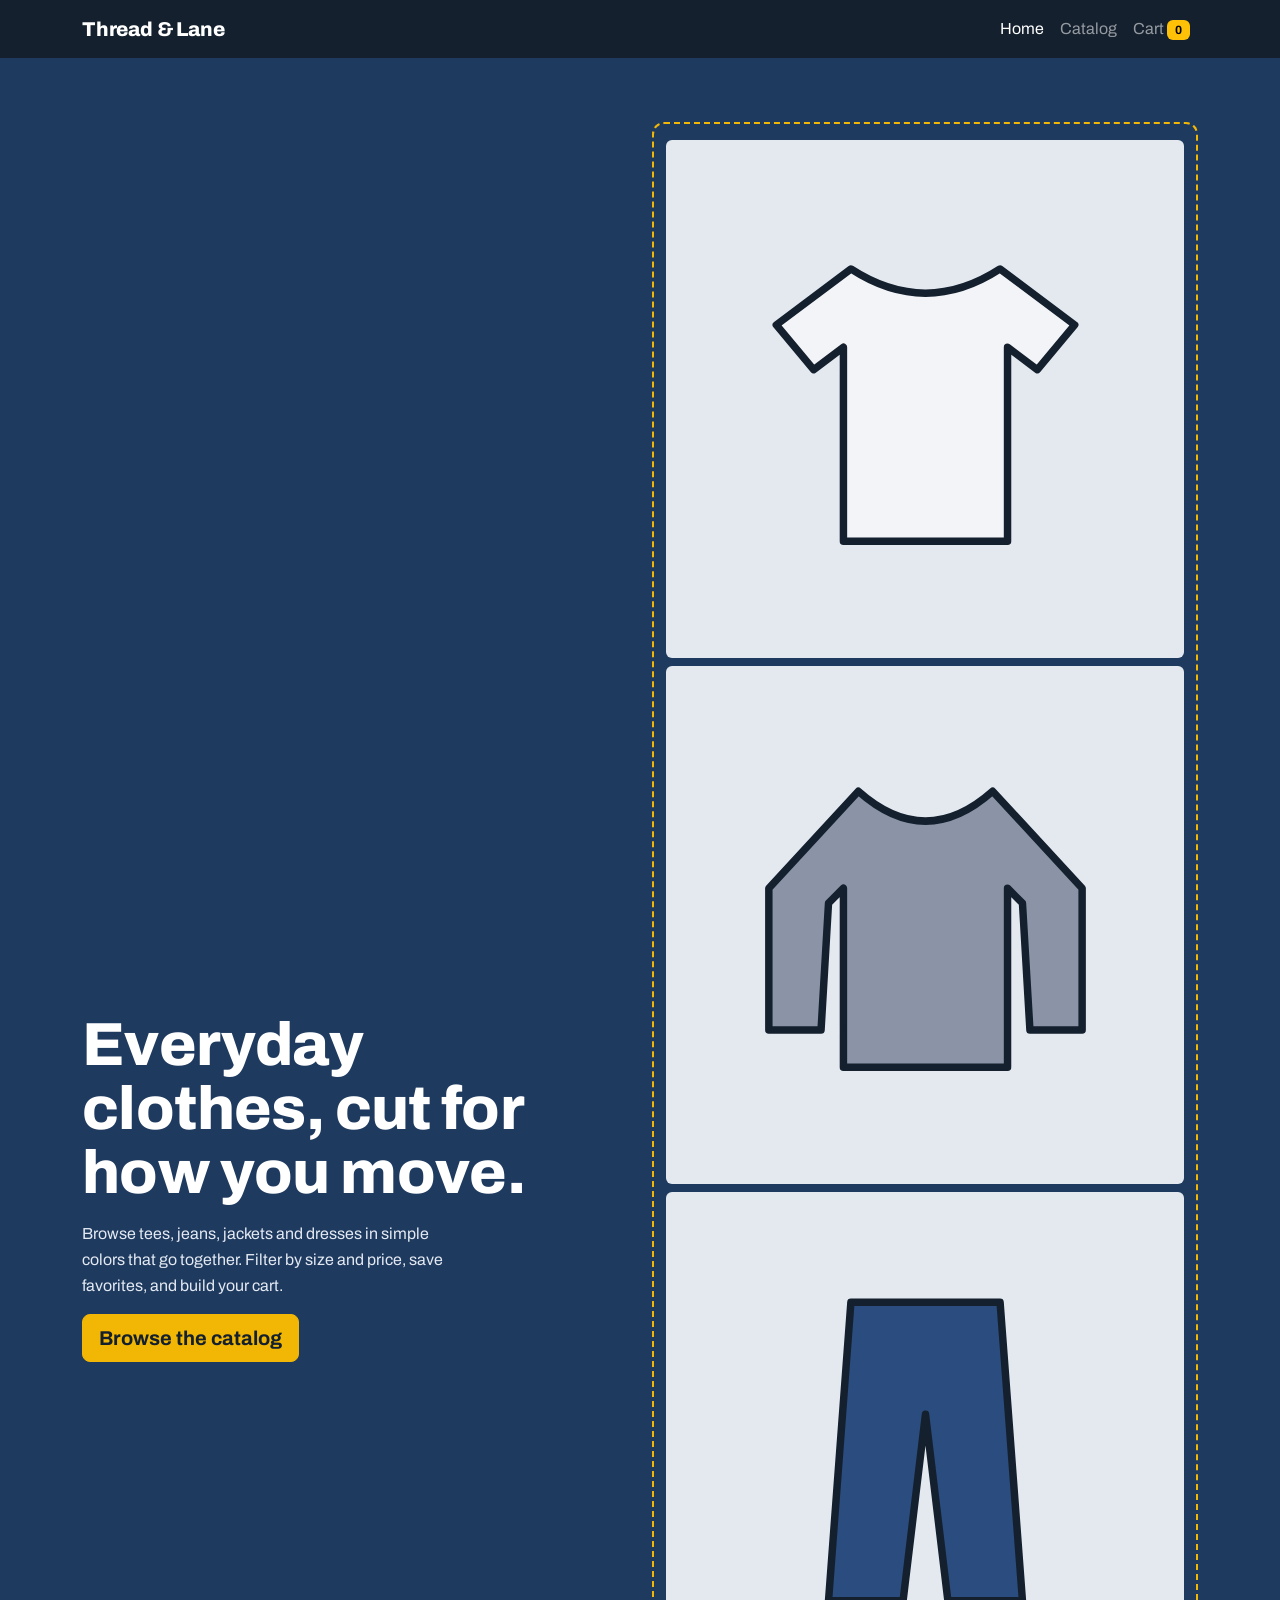
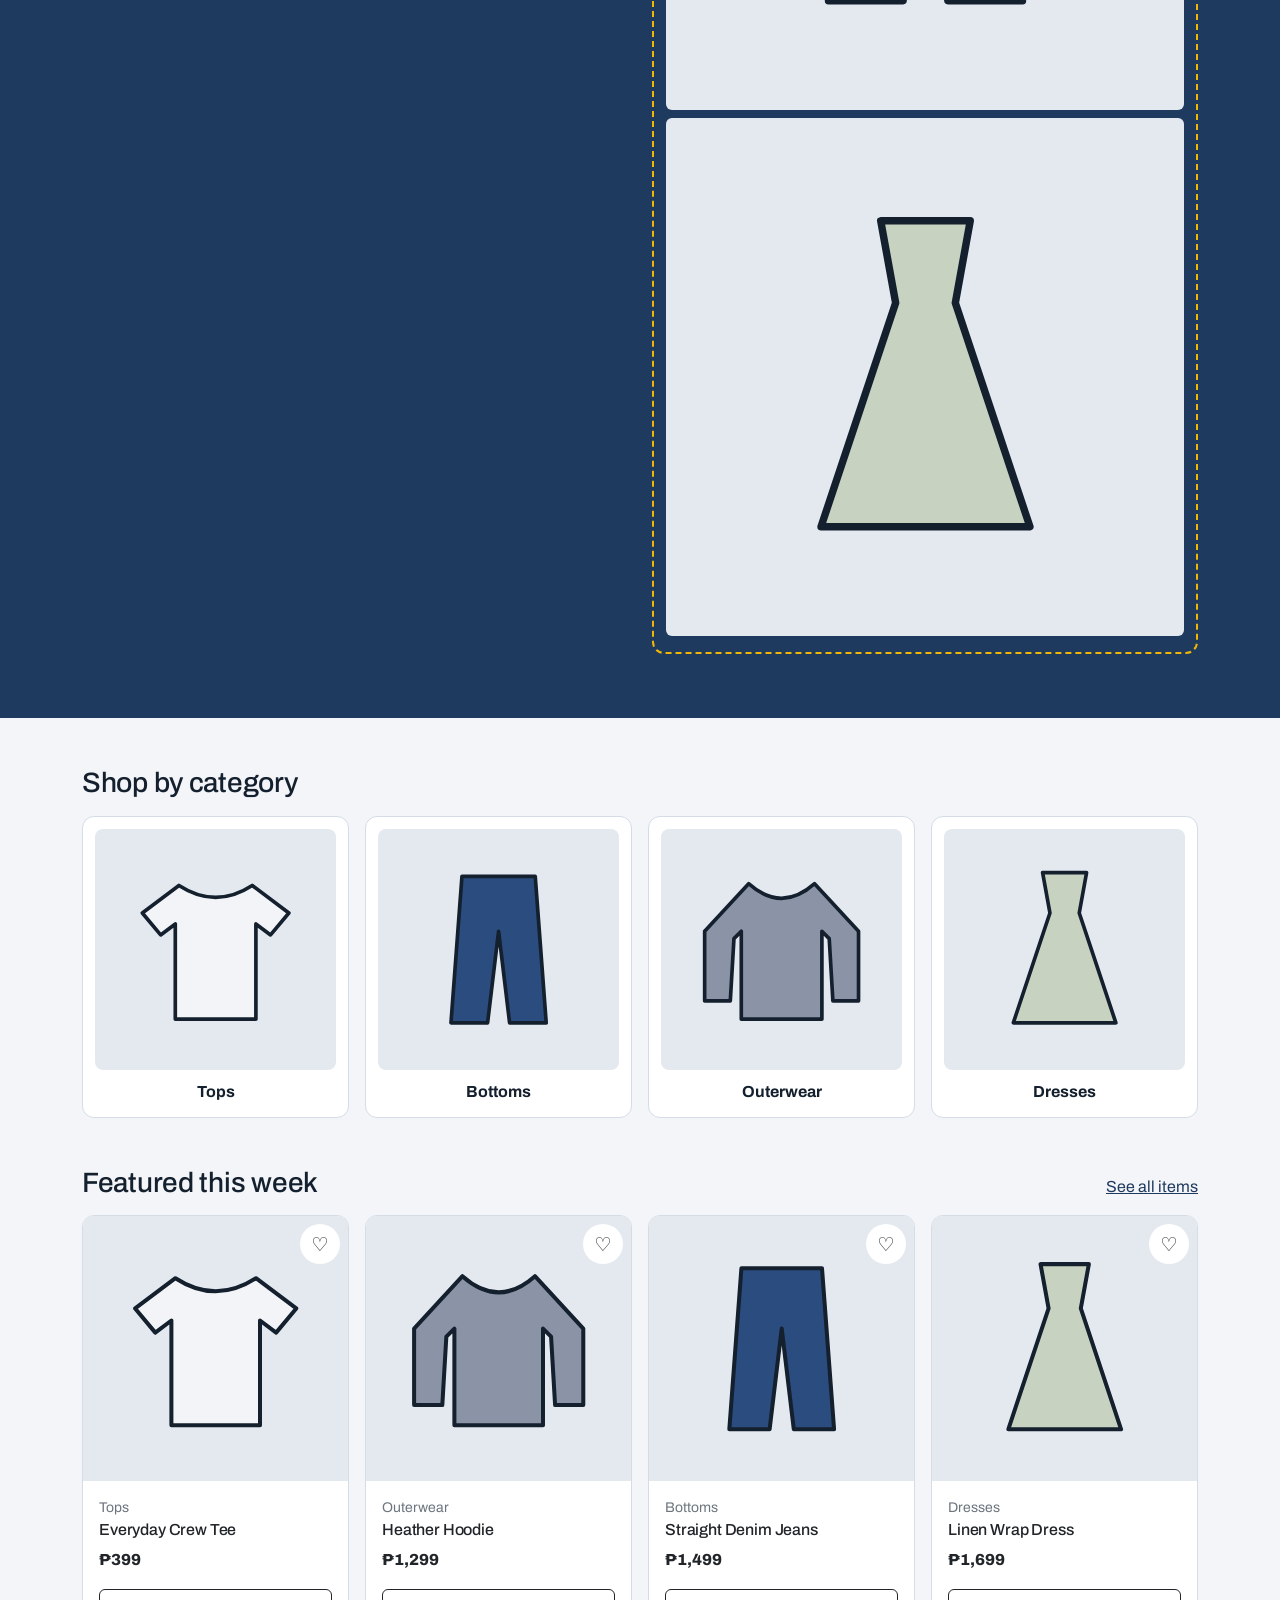
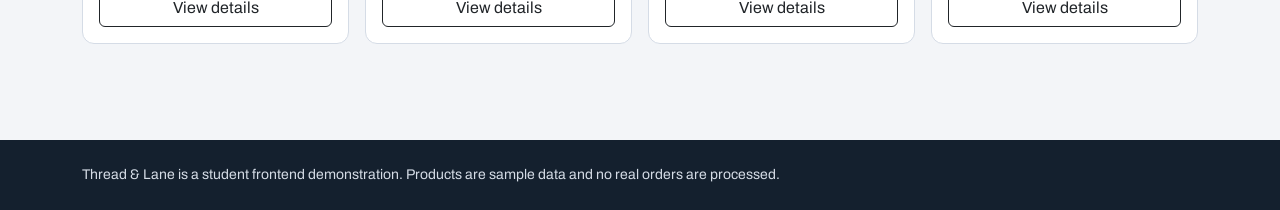
<file: index.html>
<!DOCTYPE html>
<html lang="en"><head><meta charset="UTF-8"><meta name="viewport" content="width=device-width, initial-scale=1">
<link rel="preconnect" href="https://fonts.googleapis.com"><link rel="preconnect" href="https://fonts.gstatic.com" crossorigin>
<link href="https://fonts.googleapis.com/css2?family=Archivo:wght@400;600;800&display=swap" rel="stylesheet">
<link href="https://cdn.jsdelivr.net/npm/bootstrap@5.3.3/dist/css/bootstrap.min.css" rel="stylesheet">
<title>Thread &amp; Lane | Everyday clothing catalog</title>
<link rel="stylesheet" href="assets/css/style.css"></head>
<body data-page="home">
<a class="skip-link" href="#main">Skip to content</a>
<nav class="navbar navbar-expand-md navbar-dark bg-ink sticky-top"><div class="container">
  <a class="navbar-brand" href="index.html">Thread &amp; Lane</a>
  <button class="navbar-toggler" type="button" data-bs-toggle="collapse" data-bs-target="#nav" aria-controls="nav" aria-expanded="false" aria-label="Toggle navigation"><span class="navbar-toggler-icon"></span></button>
  <div class="collapse navbar-collapse" id="nav"><ul class="navbar-nav ms-auto">
    <li class="nav-item"><a class="nav-link active" aria-current="page" href="index.html">Home</a></li>
    <li class="nav-item"><a class="nav-link " href="pages/catalog.html">Catalog</a></li>
    <li class="nav-item"><a class="nav-link " href="pages/cart.html">Cart <span class="badge text-bg-warning" id="cartCount">0</span></a></li>
  </ul></div></div></nav>
<header class="hero"><div class="container"><div class="row align-items-center g-4">
  <div class="col-lg-6"><h1>Everyday clothes, cut for how you move.</h1>
    <p class="my-3">Browse tees, jeans, jackets and dresses in simple colors that go together. Filter by size and price, save favorites, and build your cart.</p>
    <a class="btn btn-thread btn-lg" href="pages/catalog.html">Browse the catalog</a></div>
  <div class="col-lg-6"><div class="stitch"><div class="row g-2" id="heroArt" aria-hidden="true"></div></div></div>
</div></div></header>
<main id="main" class="container py-5">
  <section aria-labelledby="catHead" class="mb-5"><h2 id="catHead" class="h3 mb-3">Shop by category</h2><div class="row g-3" id="categories"></div></section>
  <section aria-labelledby="featHead"><div class="d-flex justify-content-between align-items-end mb-3">
    <h2 id="featHead" class="h3 mb-0">Featured this week</h2><a href="pages/catalog.html">See all items</a></div>
    <div class="row g-3" id="featured"></div></section>
</main>
<footer><div class="container small">Thread &amp; Lane is a student frontend demonstration. Products are sample data and no real orders are processed.</div></footer>
<script src="https://cdn.jsdelivr.net/npm/bootstrap@5.3.3/dist/js/bootstrap.bundle.min.js"></script>
<script src="assets/js/data.js"></script><script src="assets/js/script.js"></script>
</body></html>
</file>
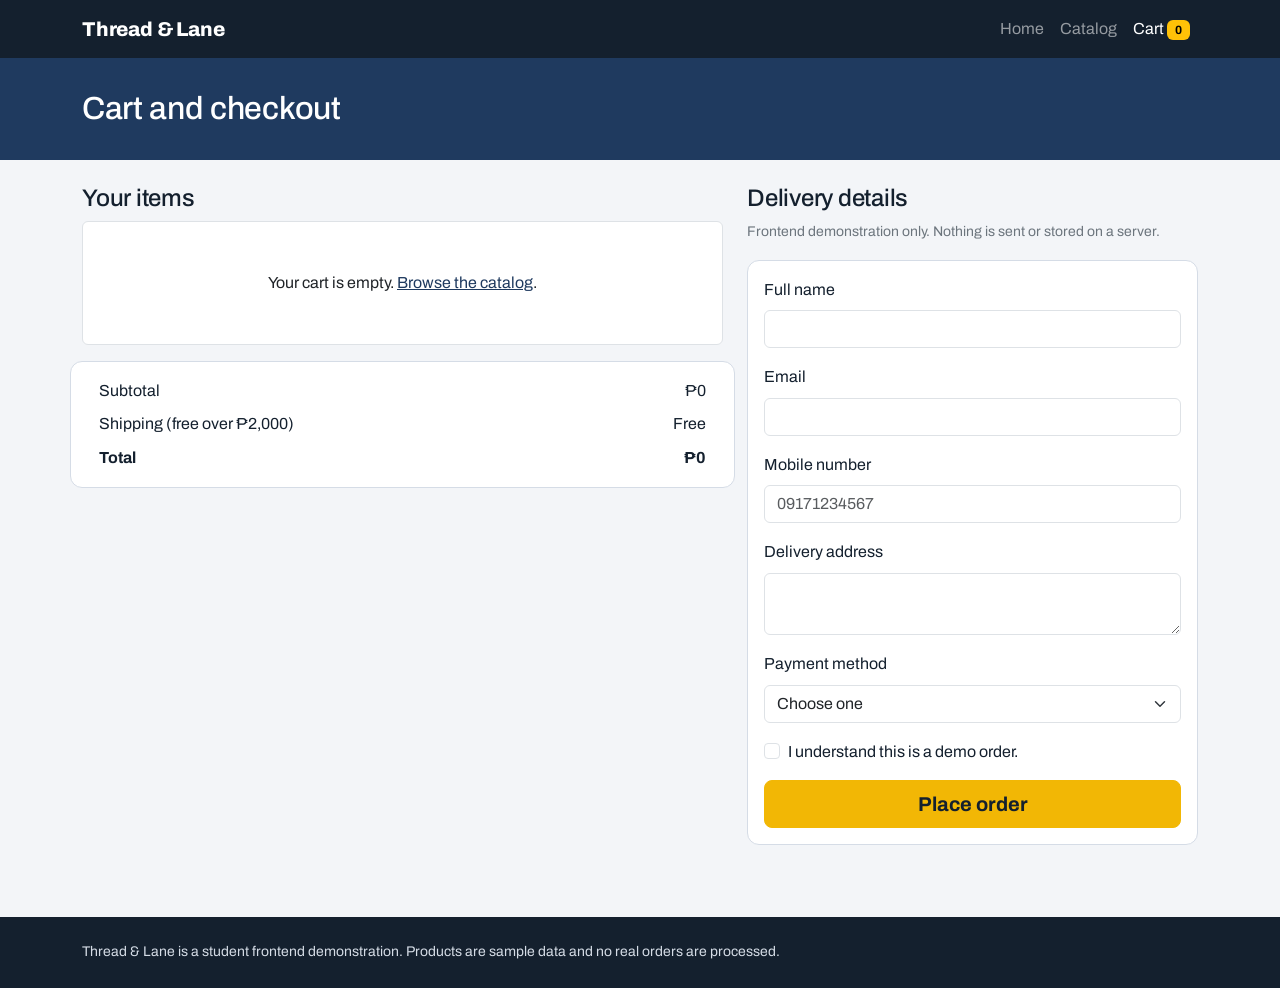
<file: pages/cart.html>
<!DOCTYPE html>
<html lang="en"><head><meta charset="UTF-8"><meta name="viewport" content="width=device-width, initial-scale=1">
<link rel="preconnect" href="https://fonts.googleapis.com"><link rel="preconnect" href="https://fonts.gstatic.com" crossorigin>
<link href="https://fonts.googleapis.com/css2?family=Archivo:wght@400;600;800&display=swap" rel="stylesheet">
<link href="https://cdn.jsdelivr.net/npm/bootstrap@5.3.3/dist/css/bootstrap.min.css" rel="stylesheet">
<title>Cart and Checkout | Thread &amp; Lane</title>
<link rel="stylesheet" href="../assets/css/style.css"></head>
<body data-page="cart">
<a class="skip-link" href="#main">Skip to content</a>
<nav class="navbar navbar-expand-md navbar-dark bg-ink sticky-top"><div class="container">
  <a class="navbar-brand" href="../index.html">Thread &amp; Lane</a>
  <button class="navbar-toggler" type="button" data-bs-toggle="collapse" data-bs-target="#nav" aria-controls="nav" aria-expanded="false" aria-label="Toggle navigation"><span class="navbar-toggler-icon"></span></button>
  <div class="collapse navbar-collapse" id="nav"><ul class="navbar-nav ms-auto">
    <li class="nav-item"><a class="nav-link " href="../index.html">Home</a></li>
    <li class="nav-item"><a class="nav-link " href="../pages/catalog.html">Catalog</a></li>
    <li class="nav-item"><a class="nav-link active" aria-current="page" href="../pages/cart.html">Cart <span class="badge text-bg-warning" id="cartCount">0</span></a></li>
  </ul></div></div></nav>
<header class="page-head"><div class="container"><h1 class="h2 mb-0">Cart and checkout</h1></div></header>
<main id="main" class="container py-4"><div id="orderResult"></div><div class="row g-4">
  <section class="col-lg-7" aria-labelledby="cartHead"><h2 id="cartHead" class="h4">Your items</h2>
    <ul class="list-group" id="cartItems"></ul>
    <dl class="summary mt-3 mb-0 row">
      <dt class="col-6 fw-normal">Subtotal</dt><dd class="col-6 text-end" id="subtotal">₱0</dd>
      <dt class="col-6 fw-normal">Shipping (free over ₱2,000)</dt><dd class="col-6 text-end" id="shipping">Free</dd>
      <dt class="col-6">Total</dt><dd class="col-6 text-end fw-bold mb-0" id="total">₱0</dd></dl></section>
  <section class="col-lg-5" aria-labelledby="formHead"><h2 id="formHead" class="h4">Delivery details</h2>
    <p class="small text-secondary">Frontend demonstration only. Nothing is sent or stored on a server.</p>
    <form id="checkoutForm" class="summary" novalidate>
      <div class="mb-3"><label for="fullName" class="form-label">Full name</label>
        <input id="fullName" name="fullName" class="form-control" required minlength="3" autocomplete="name">
        <div class="invalid-feedback">Enter your full name (at least 3 characters).</div></div>
      <div class="mb-3"><label for="email" class="form-label">Email</label>
        <input id="email" name="email" type="email" class="form-control" required pattern="[^@\s]+@[^@\s]+\.[^@\s]+" autocomplete="email">
        <div class="invalid-feedback">Enter a valid email, like name@example.com.</div></div>
      <div class="mb-3"><label for="phone" class="form-label">Mobile number</label>
        <input id="phone" name="phone" class="form-control" required inputmode="numeric" placeholder="09171234567" autocomplete="tel">
        <div class="invalid-feedback">Enter an 11-digit mobile number starting with 09.</div></div>
      <div class="mb-3"><label for="address" class="form-label">Delivery address</label>
        <textarea id="address" name="address" class="form-control" rows="2" required minlength="10" autocomplete="street-address"></textarea>
        <div class="invalid-feedback">Enter your full address (at least 10 characters).</div></div>
      <div class="mb-3"><label for="payment" class="form-label">Payment method</label>
        <select id="payment" name="payment" class="form-select" required><option value="">Choose one</option><option>Cash on delivery</option><option>E-wallet</option><option>Bank transfer</option></select>
        <div class="invalid-feedback">Choose a payment method.</div></div>
      <div class="form-check mb-3"><input class="form-check-input" type="checkbox" id="terms" required>
        <label class="form-check-label" for="terms">I understand this is a demo order.</label>
        <div class="invalid-feedback">Tick this box to continue.</div></div>
      <button type="submit" class="btn btn-thread btn-lg w-100">Place order</button>
    </form></section>
</div></main>
<footer><div class="container small">Thread &amp; Lane is a student frontend demonstration. Products are sample data and no real orders are processed.</div></footer>
<script src="https://cdn.jsdelivr.net/npm/bootstrap@5.3.3/dist/js/bootstrap.bundle.min.js"></script>
<script src="../assets/js/data.js"></script><script src="../assets/js/script.js"></script>
</body></html>
</file>
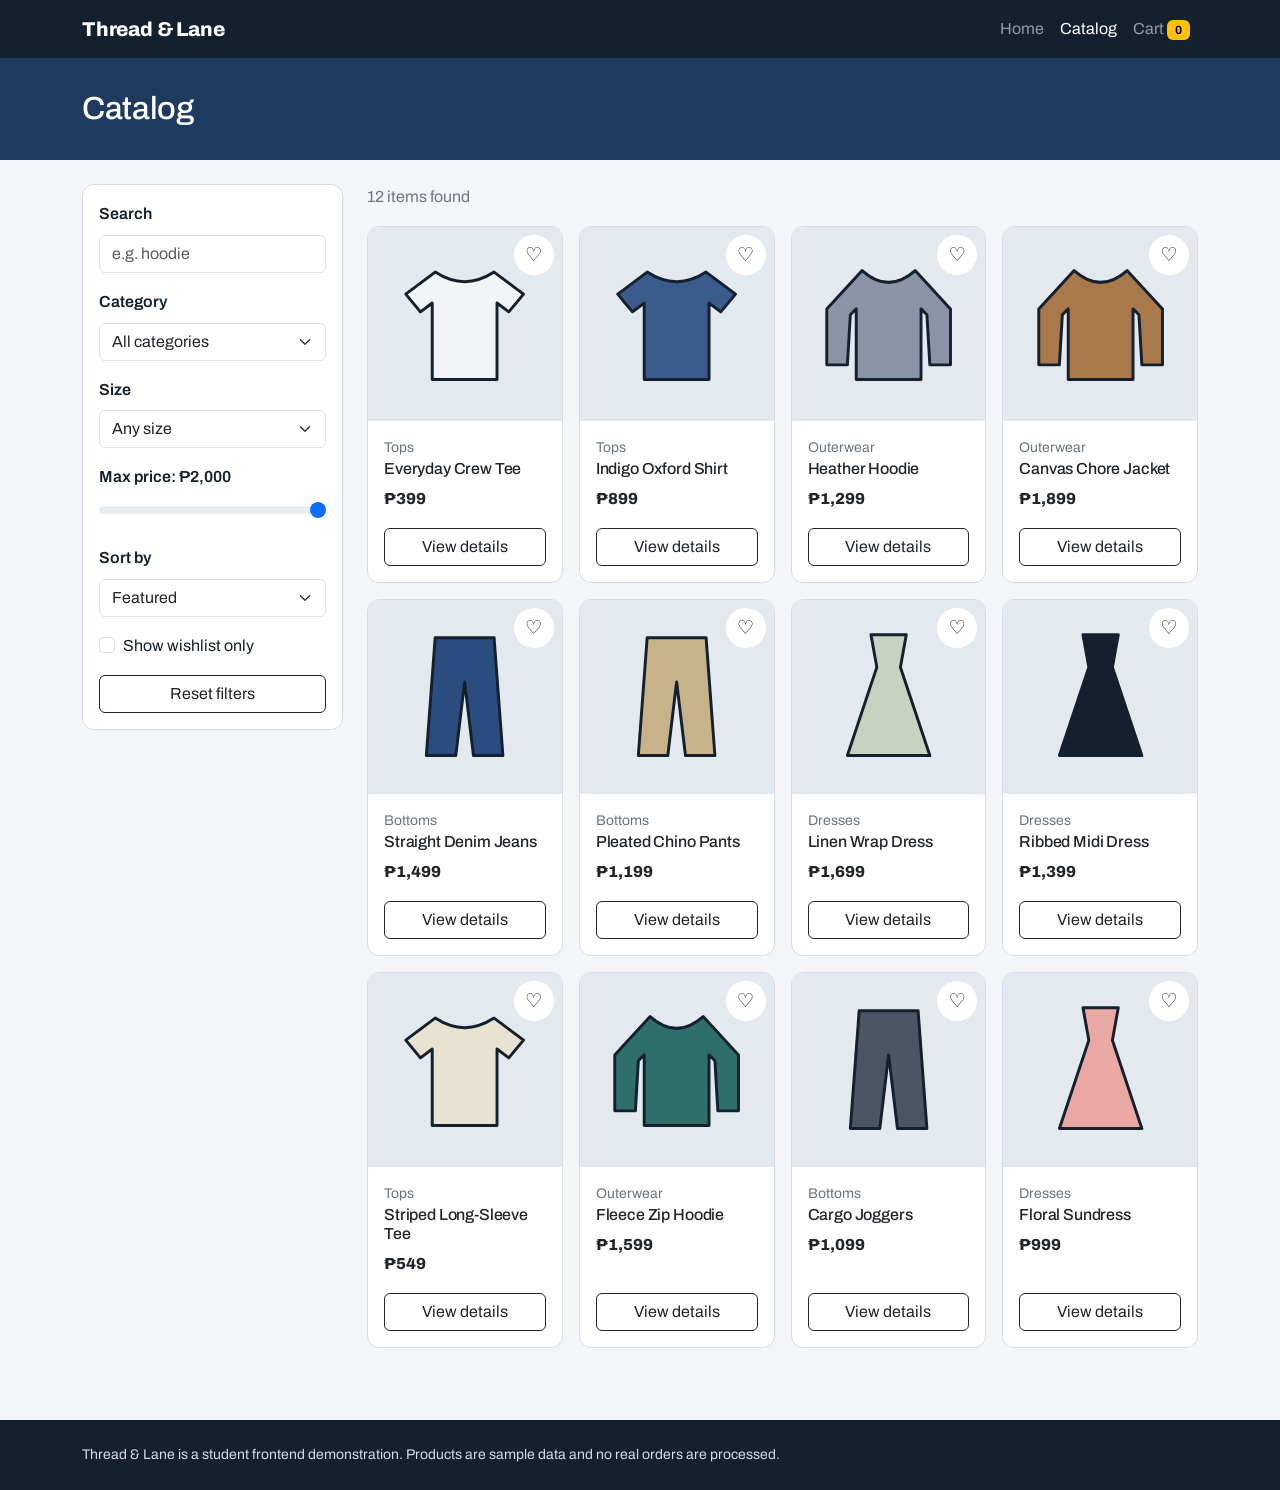
<file: pages/catalog.html>
<!DOCTYPE html>
<html lang="en"><head><meta charset="UTF-8"><meta name="viewport" content="width=device-width, initial-scale=1">
<link rel="preconnect" href="https://fonts.googleapis.com"><link rel="preconnect" href="https://fonts.gstatic.com" crossorigin>
<link href="https://fonts.googleapis.com/css2?family=Archivo:wght@400;600;800&display=swap" rel="stylesheet">
<link href="https://cdn.jsdelivr.net/npm/bootstrap@5.3.3/dist/css/bootstrap.min.css" rel="stylesheet">
<title>Catalog | Thread &amp; Lane</title>
<link rel="stylesheet" href="../assets/css/style.css"></head>
<body data-page="catalog">
<a class="skip-link" href="#main">Skip to content</a>
<nav class="navbar navbar-expand-md navbar-dark bg-ink sticky-top"><div class="container">
  <a class="navbar-brand" href="../index.html">Thread &amp; Lane</a>
  <button class="navbar-toggler" type="button" data-bs-toggle="collapse" data-bs-target="#nav" aria-controls="nav" aria-expanded="false" aria-label="Toggle navigation"><span class="navbar-toggler-icon"></span></button>
  <div class="collapse navbar-collapse" id="nav"><ul class="navbar-nav ms-auto">
    <li class="nav-item"><a class="nav-link " href="../index.html">Home</a></li>
    <li class="nav-item"><a class="nav-link active" aria-current="page" href="../pages/catalog.html">Catalog</a></li>
    <li class="nav-item"><a class="nav-link " href="../pages/cart.html">Cart <span class="badge text-bg-warning" id="cartCount">0</span></a></li>
  </ul></div></div></nav>
<header class="page-head"><div class="container"><h1 class="h2 mb-0">Catalog</h1></div></header>
<main id="main" class="container py-4"><div class="row g-4">
  <aside class="col-lg-3" aria-label="Filters"><form id="filters" class="filters sticky-side" onsubmit="return false">
    <div class="mb-3"><label class="form-label fw-semibold" for="search">Search</label>
      <input type="search" id="search" class="form-control" placeholder="e.g. hoodie"></div>
    <div class="mb-3"><label class="form-label fw-semibold" for="category">Category</label>
      <select id="category" class="form-select"><option value="all">All categories</option><option>Tops</option><option>Bottoms</option><option>Outerwear</option><option>Dresses</option></select></div>
    <div class="mb-3"><label class="form-label fw-semibold" for="size">Size</label>
      <select id="size" class="form-select"><option value="all">Any size</option><option>XS</option><option>S</option><option>M</option><option>L</option><option>XL</option></select></div>
    <div class="mb-3"><label class="form-label fw-semibold" for="maxPrice">Max price: <span id="priceLabel">₱2,000</span></label>
      <input type="range" id="maxPrice" class="form-range" min="300" max="2000" step="50" value="2000"></div>
    <div class="mb-3"><label class="form-label fw-semibold" for="sort">Sort by</label>
      <select id="sort" class="form-select"><option value="default">Featured</option><option value="low">Price: low to high</option><option value="high">Price: high to low</option><option value="name">Name: A to Z</option></select></div>
    <div class="form-check mb-3"><input class="form-check-input" type="checkbox" id="wishOnly"><label class="form-check-label" for="wishOnly">Show wishlist only</label></div>
    <button type="button" class="btn btn-outline-dark w-100" id="reset">Reset filters</button>
  </form></aside>
  <section class="col-lg-9" aria-live="polite"><p id="count" class="text-secondary"></p><div class="row g-3" id="grid"></div></section>
</div></main>
<footer><div class="container small">Thread &amp; Lane is a student frontend demonstration. Products are sample data and no real orders are processed.</div></footer>
<script src="https://cdn.jsdelivr.net/npm/bootstrap@5.3.3/dist/js/bootstrap.bundle.min.js"></script>
<script src="../assets/js/data.js"></script><script src="../assets/js/script.js"></script>
</body></html>
</file>
<file: assets/css/style.css>
/* Thread & Lane - visual identity: indigo denim, stitch-yellow accent, cool paper background */
:root {
  --ink: #14202E;
  --indigo: #1F3A5F;
  --thread: #F2B705;
  --thread-dark: #D9A300;
  --paper: #F3F5F8;
  --tile: #E4E9F0;
  --muted: #4A5668;
}
body { font-family: "Archivo", system-ui, -apple-system, "Segoe UI", sans-serif; background: var(--paper); color: var(--ink); line-height: 1.6; }
h1, h2, h3, .navbar-brand { font-weight: 800; letter-spacing: -0.01em; }
a { color: var(--indigo); }

/* Keyboard focus: blue on light areas, yellow on dark areas */
:focus-visible { outline: 3px solid #0B5FFF; outline-offset: 2px; }
.navbar :focus-visible, .hero :focus-visible, footer :focus-visible { outline-color: var(--thread); }
.skip-link { position: absolute; left: -999px; top: 0; background: var(--thread); color: var(--ink); padding: .5rem 1rem; z-index: 2000; }
.skip-link:focus { left: 0; }

.bg-ink { background: var(--ink); }
.btn-thread { background: var(--thread); border-color: var(--thread); color: var(--ink); font-weight: 700; }
.btn-thread:hover, .btn-thread:focus { background: var(--thread-dark); border-color: var(--thread-dark); color: var(--ink); }

/* Hero: the stitched box is the one memorable element */
.hero { background: var(--indigo); color: #fff; padding: 4rem 0; }
.hero h1 { font-size: clamp(2.2rem, 6vw, 3.8rem); line-height: 1.05; max-width: 14ch; }
.hero p { max-width: 42ch; color: #E3E9F2; }
.stitch { border: 2px dashed var(--thread); border-radius: .75rem; padding: 1rem; }
.stitch .art-tile { padding: 14%; }

/* Product tiles */
.art-tile { position: relative; background: var(--tile); aspect-ratio: 1 / 1; display: grid; place-items: center; padding: 12%; }
.art { width: 100%; height: 100%; }
.product { border: 1px solid #D5DCE6; border-radius: .75rem; overflow: hidden; }
.product .art-tile { border-radius: 0; }
.price { font-weight: 800; }
.wish-btn { position: absolute; top: .5rem; right: .5rem; width: 2.5rem; height: 2.5rem; border-radius: 50%; background: #fff; font-size: 1.2rem; line-height: 1; padding: 0; }
.wish-btn[aria-pressed="true"] { color: #C62828; }
.cat-tile { display: block; text-decoration: none; color: var(--ink); background: #fff; border: 1px solid #D5DCE6; border-radius: .75rem; padding: .75rem; text-align: center; }
.cat-tile .art-tile { border-radius: .5rem; margin-bottom: .6rem; }
.cat-tile:hover { border-color: var(--indigo); }
.thumb { width: 72px; height: 72px; flex: none; background: var(--tile); border-radius: .5rem; padding: 8px; }

/* Layout helpers */
.page-head { background: var(--indigo); color: #fff; padding: 2rem 0; }
.filters { background: #fff; border: 1px solid #D5DCE6; border-radius: .75rem; padding: 1rem; }
.summary { background: #fff; border: 1px solid #D5DCE6; border-radius: .75rem; padding: 1rem; }
footer { background: var(--ink); color: #D5DCE6; padding: 1.5rem 0; margin-top: 3rem; }
.invalid-feedback { font-size: .9rem; }

@media (min-width: 992px) { .sticky-side { position: sticky; top: 5rem; } }
@media (prefers-reduced-motion: reduce) { * { transition: none !important; animation: none !important; } }
</file>
